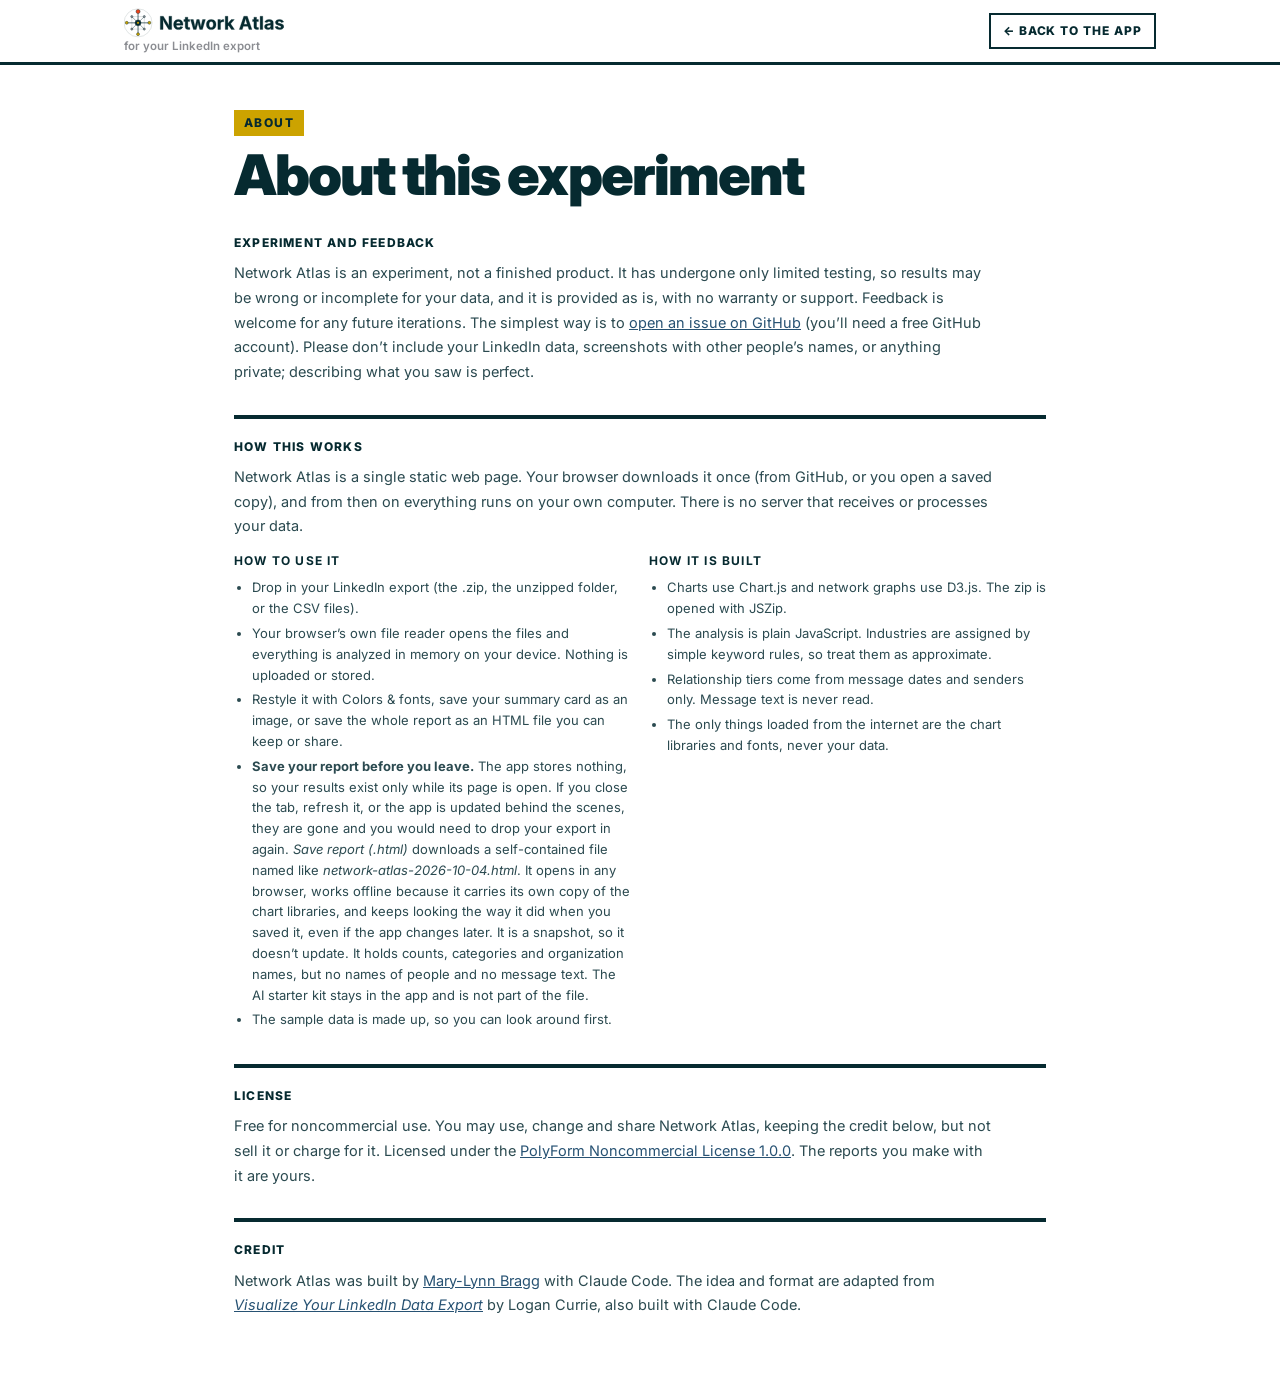
<file: about.html>
<!doctype html>
<!-- Network Atlas. Copyright 2026 Mary-Lynn Bragg (https://www.linkedin.com/in/marylynn). Licensed under the PolyForm Noncommercial License 1.0.0: https://polyformproject.org/licenses/noncommercial/1.0.0 . SPDX-License-Identifier: PolyForm-Noncommercial-1.0.0 -->
<html lang="en"><head><meta charset="utf-8"><meta name="viewport" content="width=device-width,initial-scale=1">
<title>About Network Atlas</title>
<link rel="icon" type="image/svg+xml" href="data:image/svg+xml,%3Csvg xmlns=%22http://www.w3.org/2000/svg%22 viewBox=%220 0 256 256%22 width=%22256%22 height=%22256%22 role=%22img%22 aria-label=%22Network Atlas%22%3E%3Crect width=%22256%22 height=%22256%22 rx=%2256%22 fill=%22%23062a30%22/%3E%3Ccircle cx=%22128%22 cy=%22128%22 r=%22104%22 fill=%22none%22 stroke=%22%23cca300%22 stroke-opacity=%22.35%22 stroke-width=%223%22/%3E%3Cline x1=%22128%22 y1=%22128%22 x2=%22128.0%22 y2=%2244.0%22 stroke=%22%23e1d9c1%22 stroke-width=%225%22/%3E%3Cline x1=%22128%22 y1=%22128%22 x2=%22174.3%22 y2=%2281.7%22 stroke=%22%23e1d9c1%22 stroke-width=%223%22/%3E%3Cline x1=%22128%22 y1=%22128%22 x2=%22212.0%22 y2=%22128.0%22 stroke=%22%23e1d9c1%22 stroke-width=%225%22/%3E%3Cline x1=%22128%22 y1=%22128%22 x2=%22174.3%22 y2=%22174.3%22 stroke=%22%23e1d9c1%22 stroke-width=%223%22/%3E%3Cline x1=%22128%22 y1=%22128%22 x2=%22128.0%22 y2=%22212.0%22 stroke=%22%23e1d9c1%22 stroke-width=%225%22/%3E%3Cline x1=%22128%22 y1=%22128%22 x2=%2281.7%22 y2=%22174.3%22 stroke=%22%23e1d9c1%22 stroke-width=%223%22/%3E%3Cline x1=%22128%22 y1=%22128%22 x2=%2244.0%22 y2=%22128.0%22 stroke=%22%23e1d9c1%22 stroke-width=%225%22/%3E%3Cline x1=%22128%22 y1=%22128%22 x2=%2281.7%22 y2=%2281.7%22 stroke=%22%23e1d9c1%22 stroke-width=%223%22/%3E%3Cline x1=%22174.3%22 y1=%2281.7%22 x2=%22174.3%22 y2=%22174.3%22 stroke=%22%23e1d9c1%22 stroke-width=%222%22 stroke-opacity=%22.5%22/%3E%3Cline x1=%22174.3%22 y1=%22174.3%22 x2=%2281.7%22 y2=%22174.3%22 stroke=%22%23e1d9c1%22 stroke-width=%222%22 stroke-opacity=%22.5%22/%3E%3Cline x1=%2281.7%22 y1=%22174.3%22 x2=%2281.7%22 y2=%2281.7%22 stroke=%22%23e1d9c1%22 stroke-width=%222%22 stroke-opacity=%22.5%22/%3E%3Cline x1=%2281.7%22 y1=%2281.7%22 x2=%22174.3%22 y2=%2281.7%22 stroke=%22%23e1d9c1%22 stroke-width=%222%22 stroke-opacity=%22.5%22/%3E%3Ccircle cx=%22128.0%22 cy=%2244.0%22 r=%2215%22 fill=%22%23ed4319%22 stroke=%22none%22 stroke-width=%220%22/%3E%3Ccircle cx=%22174.3%22 cy=%2281.7%22 r=%228%22 fill=%22%238b8d92%22 stroke=%22none%22 stroke-width=%220%22/%3E%3Ccircle cx=%22212.0%22 cy=%22128.0%22 r=%2211%22 fill=%22%23cca300%22 stroke=%22none%22 stroke-width=%220%22/%3E%3Ccircle cx=%22174.3%22 cy=%22174.3%22 r=%228%22 fill=%22%238b8d92%22 stroke=%22none%22 stroke-width=%220%22/%3E%3Ccircle cx=%22128.0%22 cy=%22212.0%22 r=%2211%22 fill=%22%23cca300%22 stroke=%22none%22 stroke-width=%220%22/%3E%3Ccircle cx=%2281.7%22 cy=%22174.3%22 r=%228%22 fill=%22%238b8d92%22 stroke=%22none%22 stroke-width=%220%22/%3E%3Ccircle cx=%2244.0%22 cy=%22128.0%22 r=%2211%22 fill=%22%23cca300%22 stroke=%22none%22 stroke-width=%220%22/%3E%3Ccircle cx=%2281.7%22 cy=%2281.7%22 r=%228%22 fill=%22%238b8d92%22 stroke=%22none%22 stroke-width=%220%22/%3E%3Ccircle cx=%22128%22 cy=%22128%22 r=%2222%22 fill=%22%23cca300%22 stroke=%22none%22 stroke-width=%220%22/%3E%3Ccircle cx=%22128%22 cy=%22128%22 r=%228%22 fill=%22%23062a30%22/%3E%3C/svg%3E">
<link rel="icon" type="image/png" sizes="32x32" href="favicon-32.png">
<link rel="apple-touch-icon" href="apple-touch-icon.png">
<link href="https://fonts.googleapis.com/css2?family=Inter:wght@400;600;800;900&display=swap" rel="stylesheet">
<style>
:root{--gold:#cca300;--green:#062a30;--grey:#8b8d92;--beige:#e1d9c1;--red:#ed4319;--blue:#275273;--purple:#46004E;--ink:#2b4a50;--on-ink:#fff;--on-gold:#062a30;--on-red:#fff;--on-blue:#fff;--on-purple:#fff;--on-grey:#fff;--on-soft:#062a30;--num:#cca300;--tint:#faf8f1;--font-head:'Inter',sans-serif;--font-body:'Inter',sans-serif}
*{box-sizing:border-box}html{scroll-behavior:smooth;scroll-padding-top:64px}
body{margin:0;background:#fff;color:var(--green);font-family:var(--font-body);font-size:15px;line-height:1.7}
a{color:var(--blue)}
nav{position:sticky;top:0;z-index:20;background:#fff;border-bottom:3px solid var(--green)}
nav .in{max-width:1080px;margin:0 auto;padding:10px 24px;display:flex;gap:6px;flex-wrap:wrap;align-items:center}
nav b{font-size:12px;font-weight:900;text-transform:uppercase;letter-spacing:.1em;margin-right:8px}
nav a{font-size:12px;font-weight:800;color:var(--green);text-decoration:none;padding:2px 8px;border:2px solid var(--green)}
nav a:hover{background:var(--gold);border-color:var(--gold)}
header{max-width:1080px;margin:0 auto;padding:64px 24px 24px}
.kick{display:inline-block;background:var(--gold);font-weight:800;font-size:12px;letter-spacing:.12em;text-transform:uppercase;padding:3px 10px;line-height:1.7}
h1{font-size:clamp(38px,7.5vw,78px);font-weight:900;line-height:.98;letter-spacing:-.035em;margin:14px 0 14px}
.by{font-size:13px;color:var(--grey);font-weight:600;margin:0 0 18px}
header p.intro{max-width:700px;font-size:16px;color:var(--ink);margin:0 0 14px}
.priv{max-width:700px;border-left:8px solid var(--gold);background:var(--tint);padding:10px 14px;font-size:13.5px;color:var(--ink)}
.sec{max-width:1080px;margin:0 auto;padding:56px 24px;border-top:4px solid var(--green)}
.sh{display:flex;gap:18px;align-items:flex-start;margin-bottom:22px}
.num{font-size:60px;font-weight:900;line-height:.9;color:var(--gold);letter-spacing:-.04em}
.sh h2{font-size:clamp(26px,4.4vw,38px);font-weight:900;line-height:1.05;letter-spacing:-.03em;margin:0 0 6px}
.sub{margin:0;color:var(--ink);font-size:15px;max-width:680px}
.cards3{display:grid;grid-template-columns:repeat(3,1fr);gap:12px;margin-bottom:20px}
@media(max-width:760px){.cards3{grid-template-columns:1fr}}
.hc{padding:16px 18px;border-bottom:8px solid rgba(0,0,0,.22)}
.hc b{display:block;font-size:44px;font-weight:900;line-height:1;letter-spacing:-.03em}
.hc span{display:block;margin-top:8px;font-size:13px;line-height:1.45;font-weight:600}
.hc.a{background:var(--green);color:var(--on-ink)}.hc.a b{color:var(--num)}.hc.b{background:var(--blue);color:var(--on-blue)}.hc.c{background:var(--red);color:var(--on-red)}
.hc.d{background:var(--gold);color:var(--on-gold)}
.card{border:3px solid var(--green);padding:18px;margin-bottom:18px;position:relative}
.card h3{font-size:12px;text-transform:uppercase;letter-spacing:.1em;font-weight:800;margin:0 0 12px}
details.more{border:3px solid var(--green);margin-bottom:18px}
details.more summary{cursor:pointer;list-style:none;padding:10px 18px;font-size:12px;font-weight:800;text-transform:uppercase;letter-spacing:.1em;background:var(--tint)}
details.more summary::-webkit-details-marker{display:none}
details.more summary::after{content:"+";float:right;font-size:18px;line-height:1}
details.more[open] summary::after{content:"\2212"}
details.more .mb{padding:18px;border-top:3px solid var(--green)}
.take{background:var(--beige);padding:14px 18px;font-size:14.5px;margin-bottom:12px}.take b{font-weight:900}
.src{font-size:12px;color:var(--grey);line-height:1.6;margin:0}
.two{display:grid;grid-template-columns:1fr 1fr;gap:18px}@media(max-width:860px){.two{grid-template-columns:1fr}}
.two>.card{margin-bottom:0}
.tip{position:absolute;pointer-events:none;background:var(--green);color:var(--on-ink);font-size:12px;padding:6px 9px;opacity:0;max-width:240px;z-index:5;line-height:1.4}
svg.net{width:100%;height:auto;display:block;background:var(--tint)}
.lg{display:flex;flex-wrap:wrap;gap:6px 16px;margin:10px 0 0;font-size:12px;font-weight:600}.lg i{display:inline-block;width:12px;height:12px;border-radius:50%;margin-right:6px;vertical-align:-2px;border:2px solid var(--green)}.lg i.sq{border-radius:0;border:0;width:12px;height:12px}
.chips{display:flex;flex-wrap:wrap;gap:5px}.chip{font-size:11px;font-weight:600;padding:2px 7px;border:1.5px solid var(--green);background:#fff;line-height:1.5}.chip.g{background:var(--green);color:#fff}.chip.s{border-style:dashed}
.note{font-size:12px;color:var(--grey);margin:12px 0 0;line-height:1.6}
table.t{width:100%;border-collapse:collapse;font-size:13.5px}table.t th{font-size:11px;text-transform:uppercase;letter-spacing:.08em;text-align:left;padding:8px 6px;border-bottom:3px solid var(--green)}table.t td{padding:9px 6px;border-bottom:2px solid var(--beige);vertical-align:top;line-height:1.5}table.t td.n,table.t th.n{text-align:right;font-weight:800}
.inf{display:grid;grid-template-columns:repeat(auto-fit,minmax(190px,1fr));gap:10px;margin-bottom:16px}.inf div{background:var(--beige);padding:12px;font-size:13px;line-height:1.5}.inf b{display:block;font-size:14px;margin-bottom:3px}
.bd{display:inline-block;color:#fff;font-size:10px;font-weight:800;letter-spacing:.06em;text-transform:uppercase;padding:1px 7px;margin-bottom:6px}.bd.right{background:var(--blue)}.bd.meh{background:var(--gold);color:var(--green)}.bd.na{background:var(--grey)}
.three{display:grid;grid-template-columns:repeat(auto-fit,minmax(250px,1fr));gap:12px;margin-bottom:16px}.col{padding:14px 16px;color:#fff}.col h4{margin:0 0 8px;font-size:12px;text-transform:uppercase;letter-spacing:.1em}.col ul{margin:0;padding-left:16px;font-size:13px;line-height:1.55}.col li{margin-bottom:6px}.c1{background:var(--blue)}.c2{background:var(--red)}.c3{background:var(--purple)}
.tbl{border:3px solid var(--green)}
.hd{background:var(--green);color:#fff;font-size:11px;font-weight:800;letter-spacing:.12em;text-transform:uppercase}
.row{border-top:2px solid var(--beige)}.row:nth-child(even){background:var(--tint)}
.ic{width:30px;height:30px;border-radius:50%;display:flex;align-items:center;justify-content:center;font-weight:900;font-size:13px;color:#fff}
.ic.hi{background:var(--red)}.ic.md{background:var(--gold);color:var(--green)}.ic.lo{background:#fff;border:2px solid var(--grey);color:var(--grey)}
.row h5{margin:0 0 1px;font-size:14px;font-weight:800;letter-spacing:-.01em;line-height:1.4}.row p{margin:0;font-size:12.5px;color:#4c6165;line-height:1.4}
.pill{display:inline-block;font-size:12px;font-weight:800;padding:3px 10px;border-radius:99px;white-space:nowrap}
.p-follow{background:#f7d9d0;color:#a52d0f}.p-intro{background:#cfe0ea;color:var(--blue)}.p-meet{background:#e6ecd0;color:#4d5a14}.p-lead{background:#e8d4ec;color:var(--purple)}.p-re{background:var(--beige);color:#5e5535}
.wt{text-align:right;font-weight:900;font-size:15px}
details.rest summary{cursor:pointer;list-style:none;padding:9px 14px;border-top:2px solid var(--beige);background:var(--tint);font-size:12px;font-weight:800;text-transform:uppercase;letter-spacing:.1em;color:var(--blue)}
details.rest summary::-webkit-details-marker{display:none}
details.rest summary::after{content:"+";float:right;font-size:16px;line-height:1}
details.rest[open] summary::after{content:"\2212"}.wt.hi{color:var(--red)}.wt.md{color:#9a7c00}.wt.lo{color:var(--grey)}
@media(max-width:760px){.hd{display:none}.row{grid-template-columns:44px 1fr;grid-template-areas:"i m" "i t" "i w"}.row .ic{grid-area:i}.row .m{grid-area:m}.row .tt{grid-area:t}.row .wt{grid-area:w;text-align:left}}
.tiers{display:grid;grid-template-columns:repeat(auto-fit,minmax(150px,1fr));gap:10px}
.tr{padding:14px 16px;color:#fff;border-bottom:8px solid rgba(0,0,0,.22)}.tr b{display:block;font-size:40px;font-weight:900;line-height:1;letter-spacing:-.02em}.tr span{display:block;margin-top:6px;font-size:11px;font-weight:800;text-transform:uppercase;letter-spacing:.08em}.tr small{display:block;margin-top:3px;font-size:12px;opacity:.9}
.ph{display:grid;grid-template-columns:repeat(auto-fit,minmax(210px,1fr));gap:10px;margin-bottom:16px}.p{padding:12px 14px;color:#fff}.p b{display:block;font-size:28px;font-weight:900;line-height:1}.p h4{margin:6px 0 3px;font-size:12px;text-transform:uppercase;letter-spacing:.08em}.p p{margin:0;font-size:12.5px;line-height:1.5}
.eras{display:grid;grid-template-columns:repeat(auto-fill,minmax(230px,1fr));gap:10px;margin-bottom:16px}.e{border-top:10px solid var(--c);background:var(--tint);padding:10px 12px}.e h4{margin:0 0 2px;font-size:13px;font-weight:900;line-height:1.3}.e .d{font-size:11.5px;color:#5a6a7d;margin-bottom:6px;line-height:1.4}.e b{font-size:26px;font-weight:900;color:var(--c)}.e small{font-size:12px;font-weight:600;color:#5a6a6d;margin-left:4px}.e p{margin:6px 0 0;font-size:12px;line-height:1.45}
.cl{display:grid;grid-template-columns:repeat(auto-fill,minmax(300px,1fr));gap:10px;margin-top:16px}.cc{border-left:10px solid var(--c);background:var(--tint);padding:10px 14px}.cc h4{margin:0 0 6px;font-size:13px;font-weight:900;display:flex;justify-content:space-between;gap:10px}.cc h4 span{color:var(--c);font-size:18px}
.cg{margin-bottom:12px}.cg h4{margin:0 0 5px;font-size:12px;font-weight:800;text-transform:uppercase;letter-spacing:.08em;color:var(--c)}
.mo{margin:20px 0 6px;font-size:13px;font-weight:900;text-transform:uppercase;letter-spacing:.1em;background:var(--green);color:#fff;padding:5px 12px;display:flex;justify-content:space-between}
.lr{display:grid;grid-template-columns:70px 1.2fr 80px 140px 80px;gap:10px;align-items:center;padding:8px 12px;border-bottom:2px solid var(--beige);font-size:13.5px}.lr:nth-child(even){background:var(--tint)}.lr small{display:block;color:#5a6a6d;font-size:12px}.lr.h{font-size:11px;font-weight:800;letter-spacing:.1em;text-transform:uppercase;color:var(--grey);border-bottom:3px solid var(--green)}
@media(max-width:700px){.lr{grid-template-columns:60px 1fr 60px}.lr>:nth-child(4),.lr>:nth-child(5){display:none}}
.defs{display:grid;grid-template-columns:repeat(auto-fit,minmax(190px,1fr));gap:8px;font-size:12.5px;line-height:1.45}.defs div{border-left:8px solid var(--c);padding:5px 10px;background:var(--tint)}.defs b{display:block}
.tag{display:inline-block;font-size:10px;font-weight:800;padding:1px 7px;border-radius:99px;margin-left:6px;color:#fff;background:var(--red)}
ol.o{margin:0;padding-left:20px;font-size:14px;line-height:1.7}
footer{max-width:1080px;margin:0 auto;padding:40px 24px 64px;border-top:4px solid var(--green)}
footer h3{font-size:12px;text-transform:uppercase;letter-spacing:.1em;font-weight:800;margin:0 0 8px}
footer p{font-size:13px;color:var(--ink);max-width:760px;margin:0 0 14px}
footer .credit{border-left:8px solid var(--gold);background:var(--tint);padding:10px 14px;font-size:13px}

h1,.sh h2,.num,.hc b,.tr b,.p b,.e b,.mo,.hero h2{font-family:var(--font-head)}
.ax{font-family:var(--font-body);font-size:12px;font-weight:600;fill:var(--green)}
.muted{color:var(--grey)}
.p-intro{background:color-mix(in srgb,var(--blue) 16%,#fff);color:var(--blue)}.p-lead{background:color-mix(in srgb,var(--gold) 28%,#fff);color:var(--green)}
.tr{color:#fff}
/* top bar */
.top{position:sticky;top:0;z-index:30;background:#fff;border-bottom:3px solid var(--green)}
.top .in{max-width:1080px;margin:0 auto;padding:8px 24px;display:flex;gap:8px;flex-wrap:wrap;align-items:center}
.top b.brand{font-size:12px;font-weight:900;text-transform:uppercase;letter-spacing:.1em;margin-right:6px}
.top a.nl{font-size:12px;font-weight:800;color:var(--green);text-decoration:none;padding:2px 8px;border:2px solid var(--green)}.top a.nl:hover{background:var(--gold);color:var(--on-gold);border-color:var(--gold)}
.btn{font:inherit;font-size:12px;font-weight:800;text-transform:uppercase;letter-spacing:.08em;padding:6px 12px;border:2px solid var(--green);background:#fff;color:var(--green);cursor:pointer}
.btn:hover{background:var(--green);color:var(--on-ink)}.btn.pri{background:var(--green);color:var(--on-ink)}.btn.pri:hover{background:var(--gold);border-color:var(--gold);color:var(--on-gold)}
.sp{flex:1}
/* hero */
.hero{max-width:1080px;margin:0 auto;padding:56px 24px 28px}
.hero h1{font-size:clamp(38px,7.5vw,76px);font-weight:900;line-height:.98;letter-spacing:-.035em;margin:14px 0}
.hero p.intro{max-width:700px;font-size:16px;color:var(--ink);margin:0 0 14px}
.priv{max-width:700px;border-left:8px solid var(--gold);background:var(--tint);padding:10px 14px;font-size:13.5px;color:var(--ink);margin:0 0 22px}
.drop{border:3px dashed var(--green);background:var(--tint);padding:28px 22px;text-align:center;transition:.15s;max-width:760px}
.drop.over{background:color-mix(in srgb,var(--gold) 25%,#fff);border-style:solid}
.drop h3{margin:0 0 6px;font-size:16px;font-weight:900;text-transform:none;letter-spacing:0}
.drop p{margin:0 0 14px;font-size:14px;color:var(--ink)}
.drop .row2{display:flex;gap:10px;justify-content:center;flex-wrap:wrap}
.steps{max-width:760px;margin:22px 0 0;font-size:14px;color:var(--ink)}.steps summary{cursor:pointer;font-weight:800}.steps ol{margin:8px 0 0;padding-left:20px;line-height:1.7}
#status{max-width:760px;margin:14px 0 0;font-size:13.5px}
.err{color:var(--red);font-weight:700}
.loaded{max-width:1080px;margin:0 auto;padding:18px 24px 0}
.loaded .box{border:3px solid var(--green);padding:12px 16px;font-size:13.5px;display:flex;gap:10px 22px;flex-wrap:wrap;align-items:center}
.loaded .box b{font-weight:900}.loaded .miss{color:var(--ink);font-size:12.5px;flex-basis:100%}
/* style drawer */
#drawer{position:fixed;right:0;top:0;bottom:0;width:340px;max-width:92vw;background:#fff;border-left:3px solid var(--green);z-index:60;padding:18px;overflow:auto;transform:translateX(105%);transition:transform .2s}
#drawer.open{transform:none;box-shadow:-10px 0 30px rgba(0,0,0,.15)}
#drawer h3{font-size:12px;text-transform:uppercase;letter-spacing:.1em;font-weight:800;margin:18px 0 8px}
#drawer h3:first-of-type{margin-top:0}
.pre{display:grid;grid-template-columns:1fr 1fr;gap:8px}
.pre button{border:2px solid var(--green);background:#fff;padding:6px;cursor:pointer;font:inherit;font-size:12px;font-weight:800;text-align:left}
.pre button.on{background:var(--tint);box-shadow:inset 0 0 0 2px var(--gold)}
.sw{display:flex;height:14px;margin-top:5px}.sw i{flex:1}
.cols{display:grid;gap:8px}.cols label{display:flex;align-items:center;gap:10px;font-size:12.5px;font-weight:600}.cols input{width:40px;height:30px;border:2px solid var(--green);padding:0;background:#fff;cursor:pointer}.cols small{display:block;font-weight:400;color:var(--grey);font-size:11.5px}
#drawer select{width:100%;padding:7px;border:2px solid var(--green);font:inherit;font-size:14px;background:#fff}
.fprev{margin:6px 0 0;font-size:20px;font-weight:900;line-height:1.2}
/* AI section */
.ai-grid{display:grid;grid-template-columns:repeat(auto-fit,minmax(320px,1fr));gap:12px}
.pcard{border:3px solid var(--green);padding:14px 16px;display:flex;flex-direction:column;gap:6px}
.pcard h4{margin:0;font-size:15px;font-weight:900}.pcard p{margin:0;font-size:13px;color:var(--ink);line-height:1.55}
.pcard pre{margin:4px 0;white-space:pre-wrap;word-break:break-word;font-family:ui-monospace,Menlo,monospace;font-size:11.5px;line-height:1.55;background:var(--tint);border-left:6px solid var(--gold);padding:8px 10px;max-height:150px;overflow:auto}
.pcard .btn{align-self:flex-start}
.how{display:grid;grid-template-columns:repeat(auto-fit,minmax(260px,1fr));gap:10px;margin:0 0 18px}.how div{background:var(--tint);padding:12px 14px;border-left:8px solid var(--blue);font-size:13.5px;line-height:1.55}.how b{display:block;margin-bottom:3px}
footer{max-width:1080px;margin:0 auto;padding:36px 24px 64px;border-top:4px solid var(--green)}
footer h3{font-size:12px;text-transform:uppercase;letter-spacing:.1em;font-weight:800;margin:0 0 8px}footer p{font-size:13px;color:var(--ink);max-width:760px;margin:0 0 14px}
@media print{.top,#drawer,.drop,.steps,.hero .btn,.pcard .btn{display:none!important}details.more>*{display:block!important}.sec{break-inside:avoid-page}}
@media(max-width:700px){.top .in{flex-wrap:nowrap;overflow-x:auto}.top .in>*{flex:none}.top .sp{display:none}.hero{padding-top:36px}}

.kit{display:grid;grid-template-columns:1.1fr 1fr;gap:14px;margin-bottom:18px}
@media(max-width:800px){.kit{grid-template-columns:1fr}}
.kit-main{border:3px solid var(--green);background:var(--tint);padding:16px 18px}.kit-main h3{margin:0 0 6px}.kit-main p{margin:0 0 12px;font-size:14px;color:var(--ink)}
.kit-steps{margin:0;padding:14px 18px 14px 36px;border-left:8px solid var(--gold);background:var(--tint);font-size:14px;line-height:1.7;color:var(--ink)}
h3.mini{font-size:12px;text-transform:uppercase;letter-spacing:.1em;font-weight:800;margin:6px 0 8px}
.plist{border:3px solid var(--green)}
.pl{padding:10px 14px;border-top:2px solid var(--beige)}.pl:first-child{border-top:0}
.pl-h{display:flex;gap:12px;align-items:center;justify-content:space-between}.pl-h b{display:block;font-size:14.5px}.pl-h span{font-size:13px;color:var(--ink)}
.pl details summary{cursor:pointer;font-size:12px;font-weight:800;color:var(--blue);margin-top:4px}
.pl pre{margin:6px 0 0;white-space:pre-wrap;word-break:break-word;font-family:ui-monospace,Menlo,monospace;font-size:11.5px;line-height:1.55;background:var(--tint);border-left:6px solid var(--gold);padding:8px 10px}
.btn.mini{padding:4px 10px;font-size:11px;white-space:nowrap}
.png{position:absolute;top:10px;right:10px;font:inherit;font-size:10.5px;font-weight:800;text-transform:uppercase;letter-spacing:.08em;padding:3px 8px;border:2px solid var(--green);background:#fff;color:var(--green);cursor:pointer;opacity:.75}
.png:hover{opacity:1;background:var(--green);color:var(--on-ink)}
body.report .drop,body.report .steps{display:none}
@media print{.png{display:none!important}}

.cardbox{border:3px solid var(--green);padding:16px;background:var(--tint)}
.cardctl{display:flex;gap:12px;flex-wrap:wrap;align-items:center;margin-bottom:14px}
.seg{display:flex;flex-wrap:wrap;gap:6px}.seg button{font:inherit;font-size:12px;font-weight:800;text-transform:uppercase;letter-spacing:.06em;padding:6px 12px;border:2px solid var(--green);background:#fff;color:var(--green);cursor:pointer}
.seg button.on{background:var(--green);color:var(--on-ink)}
.cardctl label{font-size:12px;font-weight:800;text-transform:uppercase;letter-spacing:.08em;display:flex;gap:8px;align-items:center}
.cardctl select{font:inherit;font-size:13px;padding:6px;border:2px solid var(--green);background:#fff;max-width:300px}
.cardprev{text-align:center}.cardprev canvas{max-width:100%;max-height:560px;width:auto;height:auto;border:1px solid rgba(0,0,0,.15);background:#fff}
@media print{#s-card{display:none!important}}

.top b.brand small{font-weight:600;text-transform:none;letter-spacing:0;color:var(--grey);margin-left:8px;font-size:12px}
@media(max-width:760px){.top b.brand small{display:none}}

.wk-box{border:3px solid var(--green);padding:16px 18px;background:var(--tint);margin-bottom:16px}.wk-box h3{margin:0 0 6px}.wk-box p{margin:0 0 12px;font-size:14px;color:var(--ink)}
.wk-bar{display:flex;height:22px;border:2px solid var(--green)}.wk-bar i{display:block}
.wk-legend{display:grid;grid-template-columns:repeat(auto-fit,minmax(170px,1fr));gap:10px;margin-top:10px}.wk-legend b{font-size:26px;font-weight:900;font-family:var(--font-head);display:block;line-height:1}.wk-legend span{font-size:12px;font-weight:800;text-transform:uppercase;letter-spacing:.08em}.wk-legend small{display:block;font-size:12px;color:var(--grey)}
.recs{display:grid;gap:12px;margin-bottom:14px}
.rec{display:flex;gap:16px;border:3px solid var(--green);padding:16px 18px}
.rec-n{font-size:46px;font-weight:900;line-height:.9;color:var(--gold);font-family:var(--font-head);min-width:34px}
.rec-b h3{margin:0 0 6px;font-size:18px;text-transform:none;letter-spacing:-.01em;font-weight:900;font-family:var(--font-head)}
.rec-why{margin:0 0 8px;font-size:14px;color:var(--ink)}.rec ol{margin:0 0 8px;padding-left:20px;font-size:14px;line-height:1.65}
.rec-weak{margin:10px 0 0;font-size:13.5px;color:var(--ink)}.wkb{display:inline-block;background:var(--gold);color:var(--on-gold);font-size:10px;font-weight:800;text-transform:uppercase;letter-spacing:.08em;padding:1px 7px;margin-right:6px}
.rec-ai{border-left:8px solid var(--blue);background:var(--tint);padding:10px 14px;font-size:14px;margin:0 0 12px}
.tag{display:inline-block;font-size:10px;font-weight:800;text-transform:uppercase;letter-spacing:.06em;background:var(--red);color:var(--on-red);padding:1px 7px;margin-left:6px;vertical-align:1px}
@media(max-width:600px){.rec{flex-direction:column;gap:6px}}
@media print{.rec-ai{display:none}}


.fit{display:grid;grid-template-columns:200px 1fr;gap:22px;align-items:center;margin-bottom:16px}
@media(max-width:700px){.fit{grid-template-columns:1fr}}
.fit-score{text-align:center}
.ring{--p:50;width:150px;height:150px;border-radius:50%;margin:0 auto 8px;display:flex;align-items:center;justify-content:center;background:conic-gradient(var(--blue) calc(var(--p)*1%),var(--beige) 0)}
.ring b{width:108px;height:108px;border-radius:50%;background:#fff;display:flex;align-items:center;justify-content:center;font-size:44px;font-weight:900;font-family:var(--font-head);letter-spacing:-.03em}
.fit-band{font-size:14px;font-weight:900;margin-bottom:2px}.fit-score small{font-size:12px;color:var(--grey)}
.meter-row{margin-bottom:12px}.meter-h{display:flex;justify-content:space-between;font-size:14px;margin-bottom:4px}.meter-h span{font-weight:900}
.meter{height:16px;border:2px solid var(--green);background:var(--beige)}.meter i{display:block;height:100%;background:var(--blue)}
.meter-row small{display:block;font-size:12.5px;color:var(--ink);margin-top:3px}
.fit-note{margin:0;font-size:14px;font-weight:600;color:var(--ink)}
.mirror{display:grid;grid-template-columns:1fr 1fr;gap:16px;border-top:3px solid var(--green);padding-top:14px}
@media(max-width:700px){.mirror{grid-template-columns:1fr}}
.mcol h4{margin:0 0 6px;font-size:13px;text-transform:uppercase;letter-spacing:.08em}
.ml{font-size:12px;color:var(--grey);margin:8px 0 4px;font-weight:600}
.chip.miss{background:var(--gold);border-color:var(--gold);color:var(--on-gold)}

/* ---- walkthrough revisions ---- */
/* top bar: brand | nav rows | actions */
.top .in{flex-wrap:nowrap;align-items:center;gap:22px;padding:8px 24px}
.brandbox{display:flex;flex-direction:column;line-height:1.2;flex:none}
.top b.brand{margin:0;font-size:13px}.top b.brand small,.brandbox small{display:block;margin:2px 0 0;font-size:11.5px;font-weight:600;text-transform:none;letter-spacing:0;color:var(--grey)}
.navbox{display:flex;flex-direction:column;gap:3px;min-width:0}
.navrow{display:flex;align-items:baseline;flex-wrap:wrap;font-size:12px;font-weight:800;line-height:1.5}
.navrow:empty{display:none}
.nlab{text-transform:uppercase;letter-spacing:.1em;font-size:11px;margin-right:10px;min-width:104px;color:var(--green)}
.top a.nl{border:0;padding:0 2px;font-size:13px;text-decoration:none;color:var(--blue)}
.top a.nl:hover{background:none;color:var(--green);text-decoration:underline}
.top a.nl:not(:last-child)::after{content:"/";color:var(--grey);font-weight:600;margin:0 7px 0 9px;display:inline-block;text-decoration:none}
.actions{display:flex;flex-direction:column;gap:5px;align-items:flex-end;flex:none}.arow{display:flex;gap:6px}
.top .sp{display:block;flex:1}
@media(max-width:900px){.top .in{flex-wrap:wrap;gap:6px 14px}.navbox{order:3;flex-basis:100%}.top .sp{display:none}.actions{margin-left:auto}.nlab{min-width:0}}
@media(max-width:700px){.top .in{overflow:visible}.top .in>*{flex:initial}.top .sp{display:none}}
/* hero alignment */
.hero p.intro,.priv,.drop,.steps,#status{max-width:760px}
.loaded{padding-bottom:30px}
/* parts and per-section accents */
.part{max-width:none;background:var(--green);color:var(--on-ink);margin:0;padding:34px 24px;border-top:0}
.part>div{max-width:1080px;margin:0 auto}
.part small{display:block;font-size:12px;font-weight:800;letter-spacing:.14em;text-transform:uppercase;opacity:.8}
.part h2{margin:4px 0 4px;font-family:var(--font-head);font-size:clamp(28px,5vw,46px);font-weight:900;letter-spacing:-.03em;line-height:1.05}
.part p{margin:0;max-width:680px;font-size:15px;opacity:.92}
.part.p2{background:var(--gold);color:var(--on-gold)}

.sec{border-top:4px solid var(--green)}
.part+.sec{border-top:0}
.sec .num{color:var(--gold);font-size:46px;letter-spacing:-.03em;white-space:nowrap}
.num.compass{display:inline-flex;align-items:center;line-height:1}
/* image-save buttons: one look everywhere */
.imgbtn,.png{font:inherit;font-size:10.5px;font-weight:800;text-transform:uppercase;letter-spacing:.08em;line-height:1.4;padding:3px 9px;border:2px solid var(--blue);background:var(--blue);color:var(--on-blue);cursor:pointer;opacity:1}
.imgbtn:hover,.png:hover{background:#fff;color:var(--blue)}
.png{position:absolute;top:10px;right:10px}
.card.has-img>h3{padding-right:104px}
/* private tag readable in the kit list */
.pl-h b .tag{color:var(--on-red);background:var(--red);font-size:10px;margin-left:8px}
.privnote{margin:0 0 14px}.privnote .tag{margin:0 2px}
.how2{display:grid;grid-template-columns:1fr 1fr;gap:18px;max-width:900px;margin:0 0 18px}
@media(max-width:760px){.how2{grid-template-columns:1fr}}
.how2 h4{margin:0 0 6px;font-size:12px;text-transform:uppercase;letter-spacing:.1em}.how2 ul{margin:0;padding-left:18px;font-size:13px;line-height:1.6;color:var(--ink)}.how2 li{margin-bottom:4px}
/* section 04: three levels */
.lvl{display:grid;grid-template-columns:repeat(3,1fr);gap:0;margin-bottom:16px;border:3px solid var(--green)}
.lvl>div{padding:12px 16px;border-left:3px solid var(--green)}.lvl>div:first-child{border-left:0}
.lvl h4{margin:0;font-size:12px;text-transform:uppercase;letter-spacing:.1em}.lvl b{display:block;font-size:34px;font-weight:900;line-height:1.1;font-family:var(--font-head)}.lvl span{font-size:12.5px;color:var(--ink);line-height:1.4;display:block}
@media(max-width:700px){.lvl{grid-template-columns:1fr}.lvl>div{border-left:0;border-top:3px solid var(--green)}.lvl>div:first-child{border-top:0}}
.net-hint{font-size:12px;color:var(--grey);margin:8px 0 0}
.glossy{font-size:12.5px}
#results:has(>.part.p2:last-child)+.sec{border-top:0}

.savebar{border-left:8px solid var(--gold);background:var(--tint);padding:10px 14px;font-size:13.5px;margin-bottom:12px;display:flex;gap:6px 14px;flex-wrap:wrap;align-items:center}.savebar b{font-weight:900}

.priv.exp{border-left-color:var(--blue);margin-top:-10px}

footer.slim{padding:26px 24px 40px}footer.slim p{font-size:12.5px;max-width:860px;margin:0 0 8px}
.aboutpage{max-width:860px;margin:0 auto;padding:44px 24px 70px}.aboutpage h1{font-size:clamp(34px,6vw,56px);margin:12px 0 22px}.aboutpage h2{font-size:12px;text-transform:uppercase;letter-spacing:.1em;font-weight:800;margin:30px 0 8px;padding-top:18px;border-top:4px solid var(--green)}.aboutpage h2:first-of-type{border-top:0;padding-top:0}.aboutpage p{font-size:14.5px;color:var(--ink);margin:0 0 12px;max-width:760px}

.brand.logo{display:block;line-height:0;text-decoration:none}.brand.logo .logo-svg{height:30px;width:auto;display:block}
.num.compass .icon-svg{width:62px;height:62px;display:block}
</style>
</head><body>
<div class="top"><div class="in"><div class="brandbox"><a class="brand logo" href="./" title="Network Atlas"><svg xmlns="http://www.w3.org/2000/svg" viewBox="38 30 780 146" class="logo-svg" focusable="false" role="img" aria-label="Network Atlas"><g transform="translate(22.34,18.25) scale(0.6562)"><circle cx="128" cy="128" r="104" fill="none"  stroke-opacity=".3" stroke-width="3" style="stroke:var(--green)"/><line x1="128" y1="128" x2="128.0" y2="44.0"  stroke-width="5" style="stroke:var(--green)"/><line x1="128" y1="128" x2="174.3" y2="81.7"  stroke-width="3" style="stroke:var(--green)"/><line x1="128" y1="128" x2="212.0" y2="128.0"  stroke-width="5" style="stroke:var(--green)"/><line x1="128" y1="128" x2="174.3" y2="174.3"  stroke-width="3" style="stroke:var(--green)"/><line x1="128" y1="128" x2="128.0" y2="212.0"  stroke-width="5" style="stroke:var(--green)"/><line x1="128" y1="128" x2="81.7" y2="174.3"  stroke-width="3" style="stroke:var(--green)"/><line x1="128" y1="128" x2="44.0" y2="128.0"  stroke-width="5" style="stroke:var(--green)"/><line x1="128" y1="128" x2="81.7" y2="81.7"  stroke-width="3" style="stroke:var(--green)"/><line x1="174.3" y1="81.7" x2="174.3" y2="174.3"  stroke-width="2" stroke-opacity=".5" style="stroke:var(--green)"/><line x1="174.3" y1="174.3" x2="81.7" y2="174.3"  stroke-width="2" stroke-opacity=".5" style="stroke:var(--green)"/><line x1="81.7" y1="174.3" x2="81.7" y2="81.7"  stroke-width="2" stroke-opacity=".5" style="stroke:var(--green)"/><line x1="81.7" y1="81.7" x2="174.3" y2="81.7"  stroke-width="2" stroke-opacity=".5" style="stroke:var(--green)"/><circle cx="128.0" cy="44.0" r="15"   stroke-width="3" style="fill:var(--red);stroke:var(--green)"/><circle cx="174.3" cy="81.7" r="8"   stroke-width="3" style="fill:var(--grey);stroke:var(--green)"/><circle cx="212.0" cy="128.0" r="11"   stroke-width="3" style="fill:var(--gold);stroke:var(--green)"/><circle cx="174.3" cy="174.3" r="8"   stroke-width="3" style="fill:var(--grey);stroke:var(--green)"/><circle cx="128.0" cy="212.0" r="11"   stroke-width="3" style="fill:var(--gold);stroke:var(--green)"/><circle cx="81.7" cy="174.3" r="8"   stroke-width="3" style="fill:var(--grey);stroke:var(--green)"/><circle cx="44.0" cy="128.0" r="11"   stroke-width="3" style="fill:var(--gold);stroke:var(--green)"/><circle cx="81.7" cy="81.7" r="8"   stroke-width="3" style="fill:var(--grey);stroke:var(--green)"/><circle cx="128" cy="128" r="22"   stroke-width="3" style="fill:var(--green);stroke:var(--green)"/><circle cx="128" cy="128" r="8" style="fill:var(--gold)" /></g><path transform="translate(208.88,134.26) scale(0.88)" d="M21.83 0L6.59 0L6.59-72.75L23.19-72.75L46.19-35.94Q48.34-32.37 50.63-28.10Q52.93-23.83 55.32-18.12L55.32-18.12Q54.93-23.49 54.66-28.88Q54.39-34.28 54.39-37.84L54.39-37.84L54.39-72.75L69.63-72.75L69.63 0L52.98 0L32.08-33.40Q30.08-36.67 28.37-39.75Q26.66-42.82 24.88-46.31Q23.10-49.80 20.85-54.35L20.85-54.35Q21.24-47.75 21.53-42.21Q21.83-36.67 21.83-33.45L21.83-33.45L21.83 0ZM107.13 1.07L107.13 1.07Q98.78 1.07 92.72-2.34Q86.67-5.76 83.42-12.06Q80.18-18.36 80.18-27.00L80.18-27.00Q80.18-35.45 83.42-41.80Q86.67-48.14 92.55-51.71Q98.44-55.27 106.40-55.27L106.40-55.27Q113.53-55.27 119.34-52.25Q125.15-49.22 128.59-43.07Q132.03-36.91 132.03-27.59L132.03-27.59L132.03-23.49L94.68-23.49Q94.92-16.80 98.39-13.38Q101.86-9.96 107.37-9.96L107.37-9.96Q111.23-9.96 113.99-11.60Q116.75-13.23 117.92-16.41L117.92-16.41L131.20-13.92Q129.20-7.13 122.92-3.03Q116.65 1.07 107.13 1.07ZM94.78-32.67L94.78-32.67L117.92-32.67Q117.38-37.99 114.50-41.11Q111.62-44.24 106.54-44.24L106.54-44.24Q101.27-44.24 98.24-40.99Q95.21-37.74 94.78-32.67ZM158.94-54.59L169.14-54.59L169.14-43.41L158.94-43.41L158.94-15.97Q158.94-10.89 163.92-10.89L163.92-10.89Q164.75-10.89 166.24-11.11Q167.72-11.33 168.55-11.52L168.55-11.52L170.65-0.54Q168.21 0.20 165.80 0.49Q163.38 0.78 161.18 0.78L161.18 0.78Q152.98 0.78 148.63-3.20Q144.29-7.18 144.29-14.70L144.29-14.70L144.29-43.41L136.77-43.41L136.77-54.59L144.29-54.59L144.29-67.58L158.94-67.58L158.94-54.59ZM204.93 0L190.04 0L173.93-54.59L189.31-54.59L194.04-34.42Q195.02-29.88 196.19-24.66Q197.36-19.43 198.49-13.33L198.49-13.33Q199.61-19.29 200.85-24.54Q202.10-29.79 203.22-34.42L203.22-34.42L208.20-54.59L221.68-54.59L226.56-34.42Q227.59-29.79 228.83-24.56Q230.08-19.34 231.25-13.28L231.25-13.28Q232.28-19.34 233.40-24.56Q234.52-29.79 235.60-34.42L235.60-34.42L240.33-54.59L255.91-54.59L239.70 0L224.80 0L218.75-21.04Q217.72-24.56 216.77-28.96Q215.82-33.35 214.84-37.65L214.84-37.65Q213.92-33.35 212.94-28.93Q211.96-24.51 210.99-21.04L210.99-21.04L204.93 0ZM288.09 1.07L288.09 1.07Q279.88 1.07 273.88-2.47Q267.87-6.01 264.62-12.33Q261.38-18.65 261.38-27.05L261.38-27.05Q261.38-35.50 264.62-41.85Q267.87-48.19 273.88-51.73Q279.88-55.27 288.09-55.27L288.09-55.27Q296.29-55.27 302.29-51.73Q308.30-48.19 311.55-41.85Q314.79-35.50 314.79-27.05L314.79-27.05Q314.79-18.65 311.55-12.33Q308.30-6.01 302.29-2.47Q296.29 1.07 288.09 1.07ZM288.09-10.45L288.09-10.45Q293.95-10.45 296.92-15.19Q299.90-19.92 299.90-27.10L299.90-27.10Q299.90-34.33 296.92-39.04Q293.95-43.75 288.09-43.75L288.09-43.75Q282.23-43.75 279.27-39.04Q276.32-34.33 276.32-27.10L276.32-27.10Q276.32-19.92 279.27-15.19Q282.23-10.45 288.09-10.45ZM339.65 0L325 0L325-54.59L339.16-54.59L339.16-45.07L339.75-45.07Q341.26-50.10 344.80-52.71Q348.34-55.32 352.93-55.32L352.93-55.32Q355.42-55.32 357.67-54.83L357.67-54.83L357.67-41.75Q356.69-42.04 354.81-42.26Q352.93-42.48 351.32-42.48L351.32-42.48Q346.24-42.48 342.94-39.31Q339.65-36.13 339.65-31.05L339.65-31.05L339.65 0ZM380.37 0L365.72 0L365.72-72.75L380.37-72.75L380.37-33.59L381.20-33.59L399.07-54.59L416.02-54.59L395.61-30.91L417.04 0L399.80 0L384.57-22.27L380.37-17.53L380.37 0ZM460.01 0L443.55 0L468.41-72.75L487.94-72.75L513.43 0L496.88 0L491.26-16.89L465.43-16.89L460.01 0ZM471.24-35.11L469.14-28.56L487.40-28.56L485.21-35.11Q483.45-40.67 481.69-47.17Q479.93-53.66 478.03-61.08L478.03-61.08Q476.22-53.56 474.56-47.07Q472.90-40.58 471.24-35.11L471.24-35.11ZM538.96-54.59L549.17-54.59L549.17-43.41L538.96-43.41L538.96-15.97Q538.96-10.89 543.95-10.89L543.95-10.89Q544.78-10.89 546.26-11.11Q547.75-11.33 548.58-11.52L548.58-11.52L550.68-0.54Q548.24 0.20 545.83 0.49Q543.41 0.78 541.21 0.78L541.21 0.78Q533.01 0.78 528.66-3.20Q524.32-7.18 524.32-14.70L524.32-14.70L524.32-43.41L516.80-43.41L516.80-54.59L524.32-54.59L524.32-67.58L538.96-67.58L538.96-54.59ZM558.69-72.75L573.34-72.75L573.34 0L558.69 0L558.69-72.75ZM601.03 1.07L601.03 1.07Q593.21 1.07 588.04-3.05Q582.86-7.18 582.86-15.28L582.86-15.28Q582.86-21.39 585.79-24.85Q588.72-28.32 593.41-29.93Q598.10-31.54 603.47-32.03L603.47-32.03Q610.50-32.71 613.60-33.47Q616.70-34.23 616.70-36.91L616.70-36.91L616.70-37.16Q616.70-40.63 614.48-42.53Q612.26-44.43 608.15-44.43L608.15-44.43Q603.91-44.43 601.32-42.60Q598.73-40.77 597.85-38.13L597.85-38.13L584.42-40.38Q586.52-47.46 592.80-51.37Q599.07-55.27 608.20-55.27L608.20-55.27Q614.06-55.27 619.36-53.42Q624.66-51.56 628.00-47.49Q631.35-43.41 631.35-36.77L631.35-36.77L631.35 0L617.48 0L617.48-7.57L616.99-7.57Q614.99-3.76 611.04-1.34Q607.08 1.07 601.03 1.07ZM605.18-9.23L605.18-9.23Q610.30-9.23 613.55-12.21Q616.80-15.19 616.80-19.53L616.80-19.53L616.80-25.44Q615.92-24.80 613.94-24.34Q611.96-23.88 609.77-23.51Q607.57-23.14 605.96-22.95L605.96-22.95Q601.90-22.36 599.41-20.65Q596.92-18.95 596.92-15.67L596.92-15.67Q596.92-12.50 599.24-10.86Q601.56-9.23 605.18-9.23ZM665.53 1.07L665.53 1.07Q655.66 1.07 649.24-3.13Q642.82-7.32 641.41-14.94L641.41-14.94L655.03-17.29Q657.13-9.67 665.97-9.67L665.97-9.67Q670.17-9.67 672.58-11.25Q675-12.84 675-15.28L675-15.28Q675-19.43 667.97-20.90L667.97-20.90L658.54-22.85Q642.82-26.07 642.82-38.33L642.82-38.33Q642.82-46.19 649.12-50.73Q655.42-55.27 665.77-55.27L665.77-55.27Q675.49-55.27 681.25-51.32Q687.01-47.36 688.53-40.72L688.53-40.72L675.54-38.43Q674.66-41.21 672.31-42.99Q669.97-44.78 665.97-44.78L665.97-44.78Q662.35-44.78 659.91-43.24Q657.47-41.70 657.47-39.26L657.47-39.26Q657.47-37.21 659.06-35.77Q660.64-34.33 664.50-33.54L664.50-33.54L674.32-31.59Q689.94-28.42 689.94-16.85L689.94-16.85Q689.94-11.47 686.82-7.45Q683.69-3.42 678.17-1.17Q672.66 1.07 665.53 1.07Z"   stroke-width="1.6" stroke-linejoin="round" style="fill:var(--green);stroke:var(--green)"/></svg></a><small>for your LinkedIn export</small></div><span class="sp"></span><a class="btn" href="./" style="text-decoration:none">&larr; Back to the app</a></div></div>
<main class="aboutpage">
 <span class="kick">About</span>
 <h1>About this experiment</h1>
 <h2 id="feedback">Experiment and feedback</h2>
 <p>Network Atlas is an experiment, not a finished product. It has undergone only limited testing, so results may be wrong or incomplete for your data, and it is provided as is, with no warranty or support. Feedback is welcome for any future iterations. The simplest way is to <a href="https://github.com/marylynn-mlb/network-atlas/issues/new" target="_blank" rel="noopener">open an issue on GitHub</a> (you&rsquo;ll need a free GitHub account). Please don&rsquo;t include your LinkedIn data, screenshots with other people&rsquo;s names, or anything private; describing what you saw is perfect.</p>
 <h2>How this works</h2>
 <p>Network Atlas is a single static web page. Your browser downloads it once (from GitHub, or you open a saved copy), and from then on everything runs on your own computer. There is no server that receives or processes your data.</p>
 <div class="how2">
  <div><h4>How to use it</h4><ul>
   <li>Drop in your LinkedIn export (the .zip, the unzipped folder, or the CSV files).</li>
   <li>Your browser&rsquo;s own file reader opens the files and everything is analyzed in memory on your device. Nothing is uploaded or stored.</li>
   <li>Restyle it with Colors &amp; fonts, save your summary card as an image, or save the whole report as an HTML file you can keep or share.</li>
   <li><b>Save your report before you leave.</b> The app stores nothing, so your results exist only while its page is open. If you close the tab, refresh it, or the app is updated behind the scenes, they are gone and you would need to drop your export in again. <i>Save report (.html)</i> downloads a self-contained file named like <i>network-atlas-2026-10-04.html</i>. It opens in any browser, works offline because it carries its own copy of the chart libraries, and keeps looking the way it did when you saved it, even if the app changes later. It is a snapshot, so it doesn&rsquo;t update. It holds counts, categories and organization names, but no names of people and no message text. The AI starter kit stays in the app and is not part of the file.</li>
   <li>The sample data is made up, so you can look around first.</li></ul></div>
  <div><h4>How it is built</h4><ul>
   <li>Charts use Chart.js and network graphs use D3.js. The zip is opened with JSZip.</li>
   <li>The analysis is plain JavaScript. Industries are assigned by simple keyword rules, so treat them as approximate.</li>
   <li>Relationship tiers come from message dates and senders only. Message text is never read.</li>
   <li>The only things loaded from the internet are the chart libraries and fonts, never your data.</li></ul></div>
 </div>
 <h2>License</h2>
 <p>Free for noncommercial use. You may use, change and share Network Atlas, keeping the credit below, but not sell it or charge for it. Licensed under the <a href="https://polyformproject.org/licenses/noncommercial/1.0.0" target="_blank" rel="noopener">PolyForm Noncommercial License 1.0.0</a>. The reports you make with it are yours.</p>
 <h2>Credit</h2>
 <p>Network Atlas was built by <a href="https://www.linkedin.com/in/marylynn" target="_blank" rel="noopener">Mary-Lynn Bragg</a> with Claude Code. The idea and format are adapted from <a href="https://loganhc-09.github.io/LinkedIn-Data-Export-Visualization/" target="_blank" rel="noopener"><i>Visualize Your LinkedIn Data Export</i></a> by Logan Currie, also built with Claude Code.</p>
</main>
</body></html>
</file>
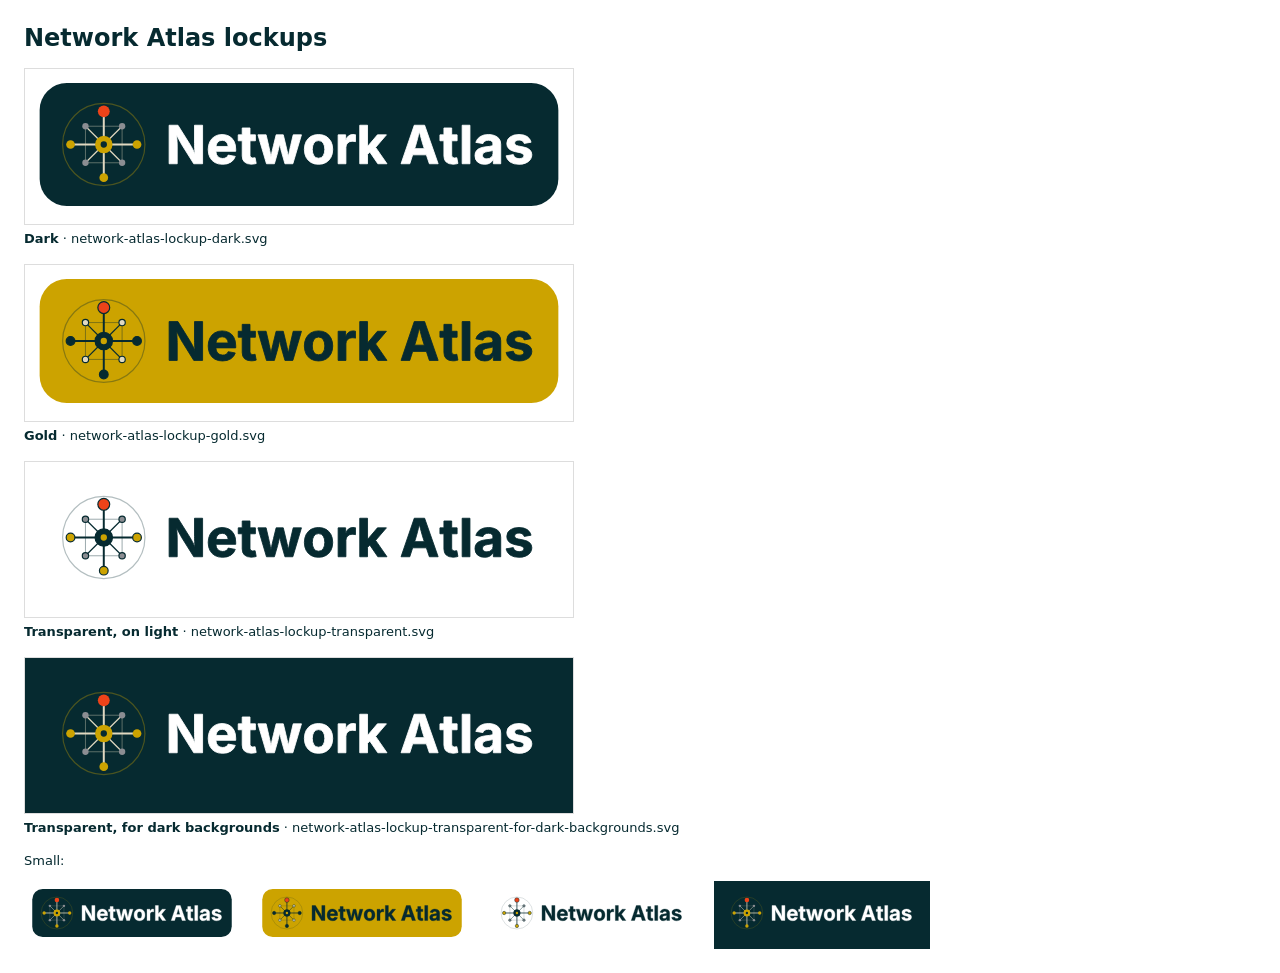
<file: logo/preview-lockups.html>
<!doctype html><meta charset="utf-8"><title>Network Atlas lockups</title><body style="background:#fff;margin:0;padding:24px;font-family:Inter,system-ui,sans-serif;color:#062a30"><h2 style="margin:0 0 16px">Network Atlas lockups</h2><div style="margin-bottom:18px"><div style="background:#fff;border:1px solid #ddd;padding:14px;display:inline-block"><img src="network-atlas-lockup-dark.svg" width="520"></div><div style="font-size:13px;margin-top:6px"><b>Dark</b> &middot; network-atlas-lockup-dark.svg</div></div><div style="margin-bottom:18px"><div style="background:#fff;border:1px solid #ddd;padding:14px;display:inline-block"><img src="network-atlas-lockup-gold.svg" width="520"></div><div style="font-size:13px;margin-top:6px"><b>Gold</b> &middot; network-atlas-lockup-gold.svg</div></div><div style="margin-bottom:18px"><div style="background:#fff;border:1px solid #ddd;padding:14px;display:inline-block"><img src="network-atlas-lockup-transparent.svg" width="520"></div><div style="font-size:13px;margin-top:6px"><b>Transparent, on light</b> &middot; network-atlas-lockup-transparent.svg</div></div><div style="margin-bottom:18px"><div style="background:#062a30;border:1px solid #ddd;padding:14px;display:inline-block"><img src="network-atlas-lockup-transparent-for-dark-backgrounds.svg" width="520"></div><div style="font-size:13px;margin-top:6px"><b>Transparent, for dark backgrounds</b> &middot; network-atlas-lockup-transparent-for-dark-backgrounds.svg</div></div><p style="font-size:13px">Small:</p><div style="display:flex;gap:14px;align-items:center;flex-wrap:wrap"><div style="background:#fff;padding:8px"><img src="network-atlas-lockup-dark.svg" width="200"></div><div style="background:#fff;padding:8px"><img src="network-atlas-lockup-gold.svg" width="200"></div><div style="background:#fff;padding:8px"><img src="network-atlas-lockup-transparent.svg" width="200"></div><div style="background:#062a30;padding:8px"><img src="network-atlas-lockup-transparent-for-dark-backgrounds.svg" width="200"></div></div>
</file>
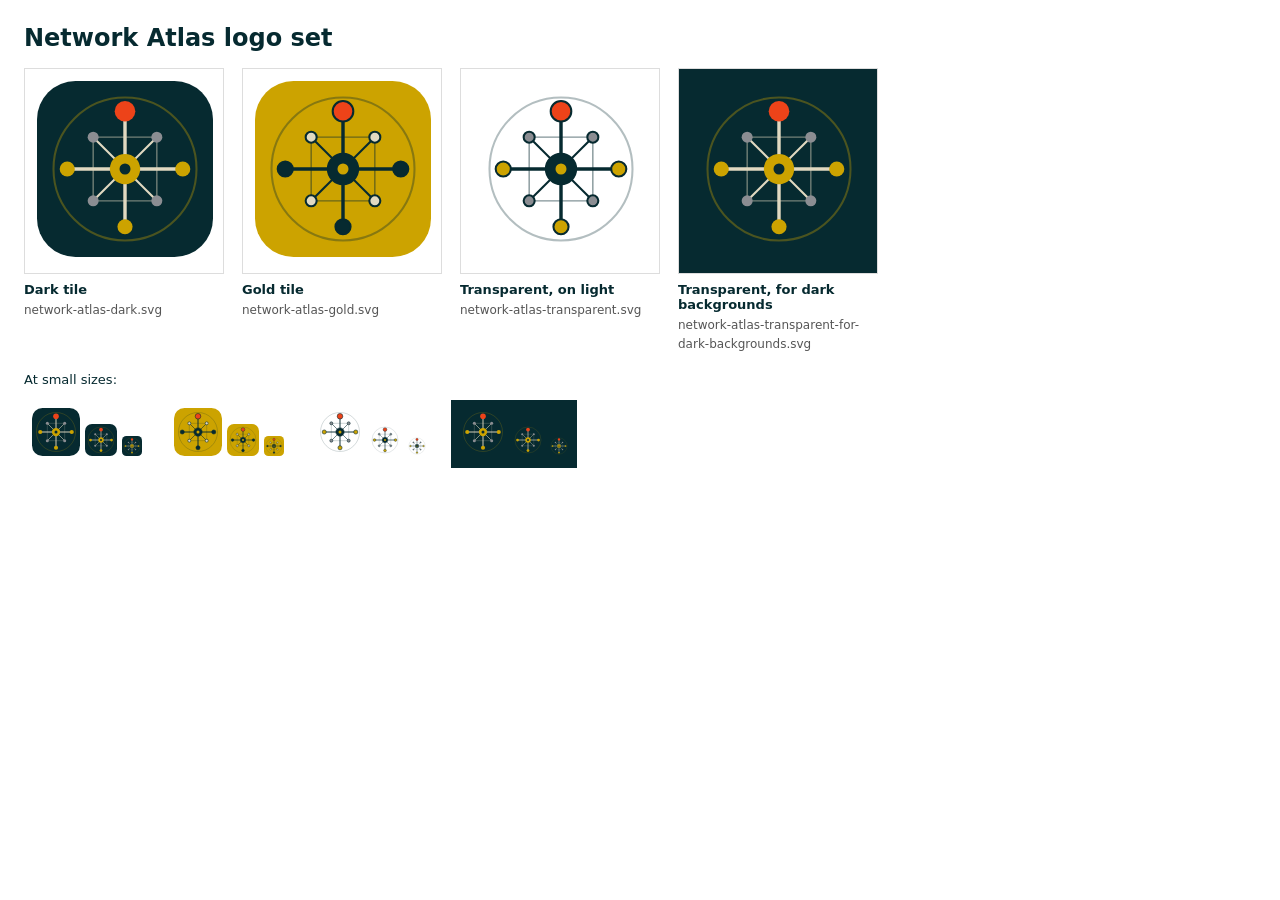
<file: logo/preview.html>
<!doctype html><meta charset="utf-8"><title>Network Atlas logos</title><body style="background:#fff;margin:0;padding:24px;font-family:Inter,system-ui,sans-serif;color:#062a30"><h2 style="margin:0 0 16px">Network Atlas logo set</h2><div style="display:flex;gap:18px;flex-wrap:wrap"><div style="width:200px"><div style="background:#fff;border:1px solid #ddd;padding:12px"><img src="network-atlas-dark.svg" width="176" height="176"></div><b style="display:block;margin:8px 0 2px;font-size:13px">Dark tile</b><span style="font-size:12px;color:#555">network-atlas-dark.svg</span></div><div style="width:200px"><div style="background:#fff;border:1px solid #ddd;padding:12px"><img src="network-atlas-gold.svg" width="176" height="176"></div><b style="display:block;margin:8px 0 2px;font-size:13px">Gold tile</b><span style="font-size:12px;color:#555">network-atlas-gold.svg</span></div><div style="width:200px"><div style="background:#fff;border:1px solid #ddd;padding:12px"><img src="network-atlas-transparent.svg" width="176" height="176"></div><b style="display:block;margin:8px 0 2px;font-size:13px">Transparent, on light</b><span style="font-size:12px;color:#555">network-atlas-transparent.svg</span></div><div style="width:200px"><div style="background:#062a30;border:1px solid #ddd;padding:12px"><img src="network-atlas-transparent-for-dark-backgrounds.svg" width="176" height="176"></div><b style="display:block;margin:8px 0 2px;font-size:13px">Transparent, for dark backgrounds</b><span style="font-size:12px;color:#555">network-atlas-transparent-for-dark-backgrounds.svg</span></div></div><p style="font-size:13px;margin-top:20px">At small sizes:</p><div style="display:flex;gap:16px;align-items:center"><div style="background:#fff;padding:8px"><img src="network-atlas-dark.svg" width="48" height="48"> <img src="network-atlas-dark.svg" width="32" height="32"> <img src="network-atlas-dark.svg" width="20" height="20"></div><div style="background:#fff;padding:8px"><img src="network-atlas-gold.svg" width="48" height="48"> <img src="network-atlas-gold.svg" width="32" height="32"> <img src="network-atlas-gold.svg" width="20" height="20"></div><div style="background:#fff;padding:8px"><img src="network-atlas-transparent.svg" width="48" height="48"> <img src="network-atlas-transparent.svg" width="32" height="32"> <img src="network-atlas-transparent.svg" width="20" height="20"></div><div style="background:#062a30;padding:8px"><img src="network-atlas-transparent-for-dark-backgrounds.svg" width="48" height="48"> <img src="network-atlas-transparent-for-dark-backgrounds.svg" width="32" height="32"> <img src="network-atlas-transparent-for-dark-backgrounds.svg" width="20" height="20"></div></div>
</file>
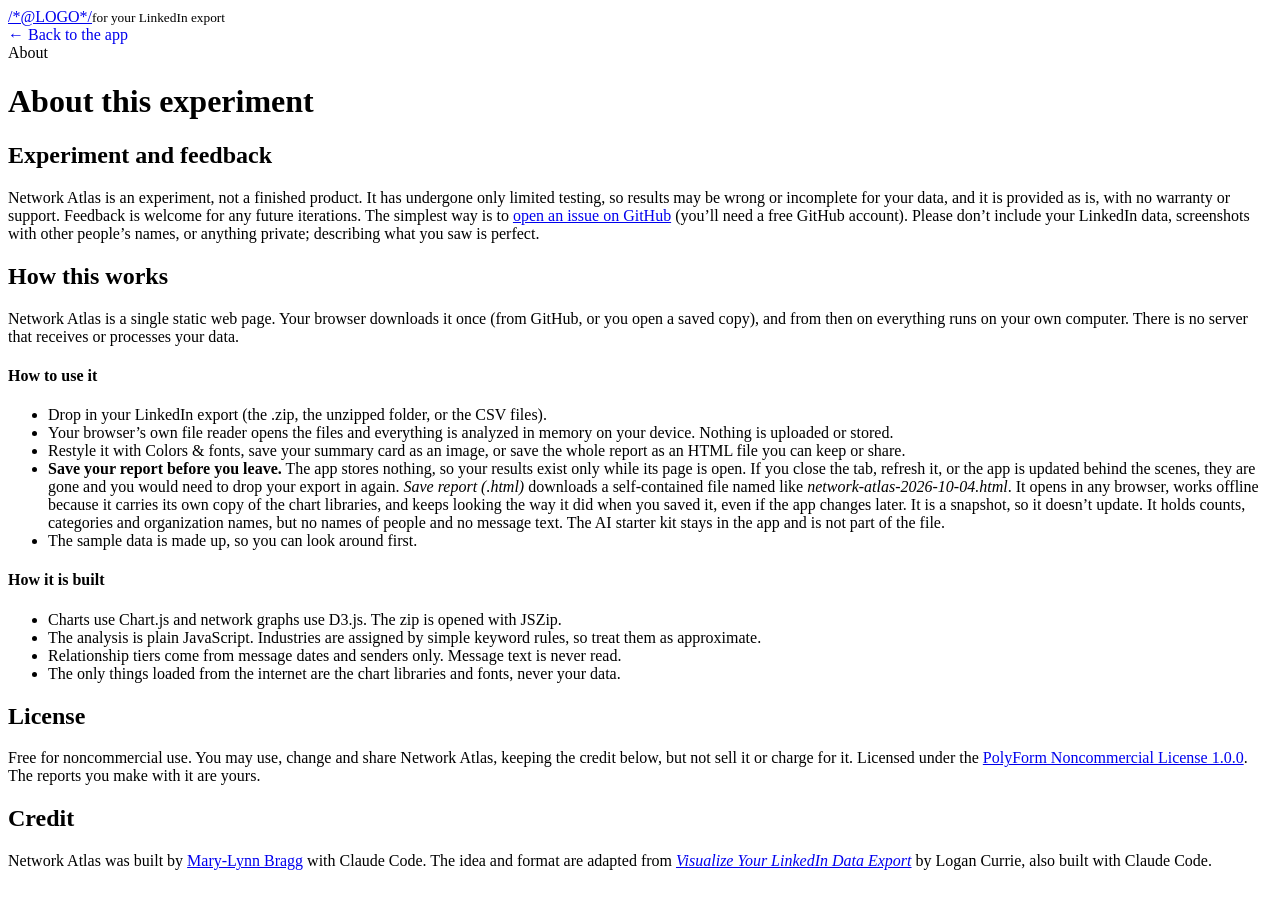
<file: src/about.html>
<!doctype html>
<!-- Network Atlas. Copyright 2026 Mary-Lynn Bragg (https://www.linkedin.com/in/marylynn). Licensed under the PolyForm Noncommercial License 1.0.0: https://polyformproject.org/licenses/noncommercial/1.0.0 . SPDX-License-Identifier: PolyForm-Noncommercial-1.0.0 -->
<html lang="en"><head><meta charset="utf-8"><meta name="viewport" content="width=device-width,initial-scale=1">
<title>About Network Atlas</title>
<!--@FAVICON-->
<link href="https://fonts.googleapis.com/css2?family=Inter:wght@400;600;800;900&display=swap" rel="stylesheet">
<style>/*@CSS*/</style>
</head><body>
<div class="top"><div class="in"><div class="brandbox"><a class="brand logo" href="./" title="Network Atlas">/*@LOGO*/</a><small>for your LinkedIn export</small></div><span class="sp"></span><a class="btn" href="./" style="text-decoration:none">&larr; Back to the app</a></div></div>
<main class="aboutpage">
 <span class="kick">About</span>
 <h1>About this experiment</h1>
 <h2 id="feedback">Experiment and feedback</h2>
 <p>Network Atlas is an experiment, not a finished product. It has undergone only limited testing, so results may be wrong or incomplete for your data, and it is provided as is, with no warranty or support. Feedback is welcome for any future iterations. The simplest way is to <a href="https://github.com/marylynn-mlb/network-atlas/issues/new" target="_blank" rel="noopener">open an issue on GitHub</a> (you&rsquo;ll need a free GitHub account). Please don&rsquo;t include your LinkedIn data, screenshots with other people&rsquo;s names, or anything private; describing what you saw is perfect.</p>
 <h2>How this works</h2>
 <p>Network Atlas is a single static web page. Your browser downloads it once (from GitHub, or you open a saved copy), and from then on everything runs on your own computer. There is no server that receives or processes your data.</p>
 <div class="how2">
  <div><h4>How to use it</h4><ul>
   <li>Drop in your LinkedIn export (the .zip, the unzipped folder, or the CSV files).</li>
   <li>Your browser&rsquo;s own file reader opens the files and everything is analyzed in memory on your device. Nothing is uploaded or stored.</li>
   <li>Restyle it with Colors &amp; fonts, save your summary card as an image, or save the whole report as an HTML file you can keep or share.</li>
   <li><b>Save your report before you leave.</b> The app stores nothing, so your results exist only while its page is open. If you close the tab, refresh it, or the app is updated behind the scenes, they are gone and you would need to drop your export in again. <i>Save report (.html)</i> downloads a self-contained file named like <i>network-atlas-2026-10-04.html</i>. It opens in any browser, works offline because it carries its own copy of the chart libraries, and keeps looking the way it did when you saved it, even if the app changes later. It is a snapshot, so it doesn&rsquo;t update. It holds counts, categories and organization names, but no names of people and no message text. The AI starter kit stays in the app and is not part of the file.</li>
   <li>The sample data is made up, so you can look around first.</li></ul></div>
  <div><h4>How it is built</h4><ul>
   <li>Charts use Chart.js and network graphs use D3.js. The zip is opened with JSZip.</li>
   <li>The analysis is plain JavaScript. Industries are assigned by simple keyword rules, so treat them as approximate.</li>
   <li>Relationship tiers come from message dates and senders only. Message text is never read.</li>
   <li>The only things loaded from the internet are the chart libraries and fonts, never your data.</li></ul></div>
 </div>
 <h2>License</h2>
 <p>Free for noncommercial use. You may use, change and share Network Atlas, keeping the credit below, but not sell it or charge for it. Licensed under the <a href="https://polyformproject.org/licenses/noncommercial/1.0.0" target="_blank" rel="noopener">PolyForm Noncommercial License 1.0.0</a>. The reports you make with it are yours.</p>
 <h2>Credit</h2>
 <p>Network Atlas was built by <a href="https://www.linkedin.com/in/marylynn" target="_blank" rel="noopener">Mary-Lynn Bragg</a> with Claude Code. The idea and format are adapted from <a href="https://loganhc-09.github.io/LinkedIn-Data-Export-Visualization/" target="_blank" rel="noopener"><i>Visualize Your LinkedIn Data Export</i></a> by Logan Currie, also built with Claude Code.</p>
</main>
</body></html>
</file>
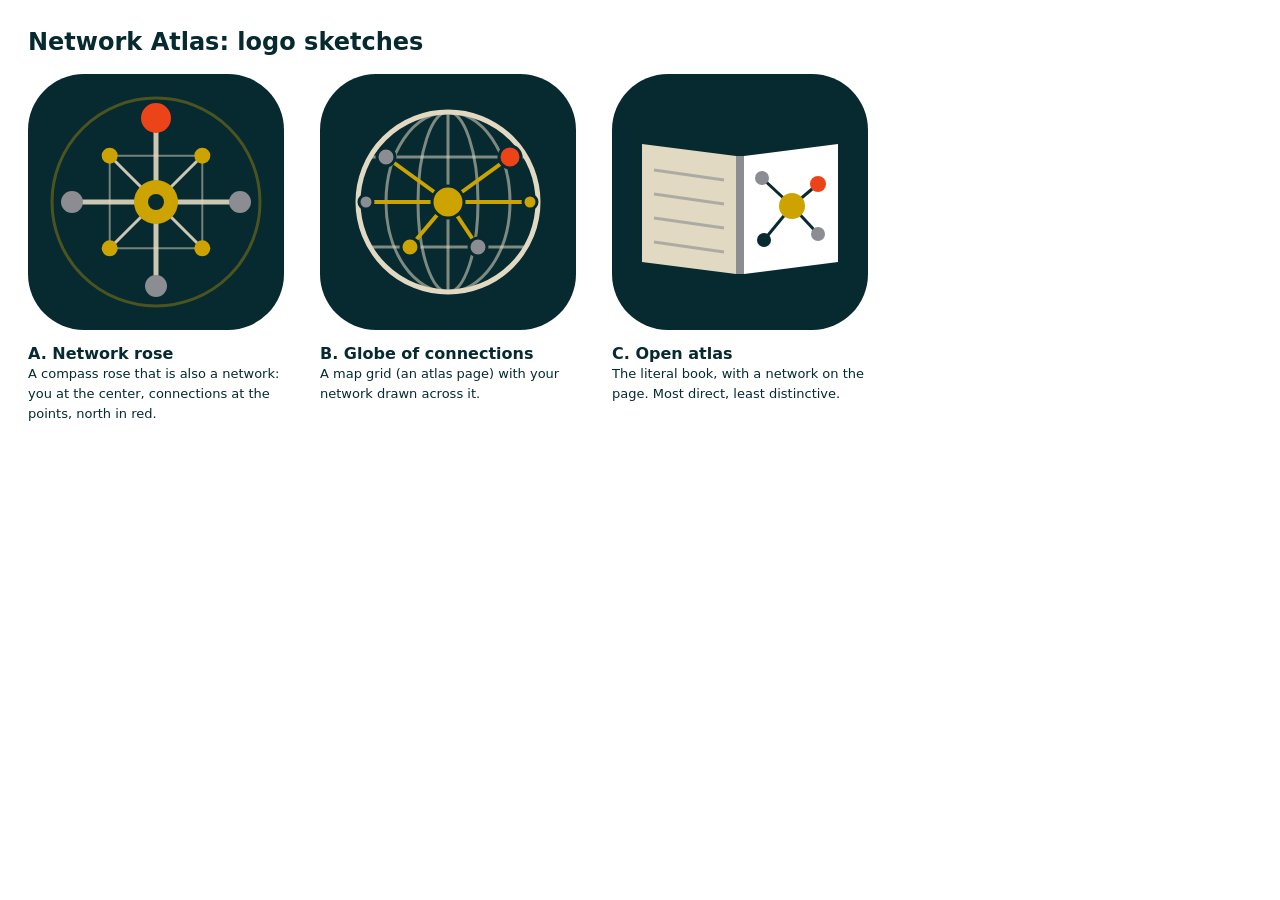
<file: logo/archive/options.html>
<!doctype html><meta charset="utf-8"><title>Logo options</title><body style="margin:0;padding:28px;font-family:Inter,system-ui,sans-serif;background:#fff;color:#062a30"><h2 style="margin:0 0 18px">Network Atlas: logo sketches</h2><div style="display:flex;gap:36px;flex-wrap:wrap"><div style="width:256px"><div><svg xmlns="http://www.w3.org/2000/svg" viewBox="0 0 256 256" width="256" height="256"><rect width="256" height="256" rx="56" fill="#062a30"/><circle cx="128" cy="128" r="104" fill="none" stroke="#cca300" stroke-opacity=".35" stroke-width="3"/><line x1="128" y1="128" x2="128.0" y2="44.0" stroke="#e1d9c1" stroke-width="5" stroke-opacity=".9"/><line x1="128" y1="128" x2="174.3" y2="81.7" stroke="#e1d9c1" stroke-width="3" stroke-opacity=".9"/><line x1="128" y1="128" x2="212.0" y2="128.0" stroke="#e1d9c1" stroke-width="5" stroke-opacity=".9"/><line x1="128" y1="128" x2="174.3" y2="174.3" stroke="#e1d9c1" stroke-width="3" stroke-opacity=".9"/><line x1="128" y1="128" x2="128.0" y2="212.0" stroke="#e1d9c1" stroke-width="5" stroke-opacity=".9"/><line x1="128" y1="128" x2="81.7" y2="174.3" stroke="#e1d9c1" stroke-width="3" stroke-opacity=".9"/><line x1="128" y1="128" x2="44.0" y2="128.0" stroke="#e1d9c1" stroke-width="5" stroke-opacity=".9"/><line x1="128" y1="128" x2="81.7" y2="81.7" stroke="#e1d9c1" stroke-width="3" stroke-opacity=".9"/><line x1="174.3" y1="81.7" x2="174.3" y2="174.3" stroke="#e1d9c1" stroke-width="2" stroke-opacity=".5"/><line x1="174.3" y1="174.3" x2="81.7" y2="174.3" stroke="#e1d9c1" stroke-width="2" stroke-opacity=".5"/><line x1="81.7" y1="174.3" x2="81.7" y2="81.7" stroke="#e1d9c1" stroke-width="2" stroke-opacity=".5"/><line x1="81.7" y1="81.7" x2="174.3" y2="81.7" stroke="#e1d9c1" stroke-width="2" stroke-opacity=".5"/><circle cx="128.0" cy="44.0" r="15" fill="#ed4319"/><circle cx="174.3" cy="81.7" r="8" fill="#cca300"/><circle cx="212.0" cy="128.0" r="11" fill="#8b8d92"/><circle cx="174.3" cy="174.3" r="8" fill="#cca300"/><circle cx="128.0" cy="212.0" r="11" fill="#8b8d92"/><circle cx="81.7" cy="174.3" r="8" fill="#cca300"/><circle cx="44.0" cy="128.0" r="11" fill="#8b8d92"/><circle cx="81.7" cy="81.7" r="8" fill="#cca300"/><circle cx="128" cy="128" r="22" fill="#cca300"/><circle cx="128" cy="128" r="8" fill="#062a30"/></svg></div><b style="display:block;margin-top:10px">A. Network rose</b><span style="font-size:13px;line-height:1.4">A compass rose that is also a network: you at the center, connections at the points, north in red.</span></div><div style="width:256px"><div><svg xmlns="http://www.w3.org/2000/svg" viewBox="0 0 256 256" width="256" height="256"><rect width="256" height="256" rx="56" fill="#062a30"/><circle cx="128" cy="128" r="90" fill="none" stroke="#e1d9c1" stroke-width="5"/><ellipse cx="128" cy="128" rx="30" ry="90" fill="none" stroke="#e1d9c1" stroke-opacity=".55" stroke-width="3"/><ellipse cx="128" cy="128" rx="62" ry="90" fill="none" stroke="#e1d9c1" stroke-opacity=".55" stroke-width="3"/><line x1="128" y1="38" x2="128" y2="218" stroke="#e1d9c1" stroke-opacity=".55" stroke-width="3"/><line x1="50.1" y1="83" x2="205.9" y2="83" stroke="#e1d9c1" stroke-opacity=".55" stroke-width="3"/><line x1="38.0" y1="128" x2="218.0" y2="128" stroke="#e1d9c1" stroke-opacity=".55" stroke-width="3"/><line x1="50.1" y1="173" x2="205.9" y2="173" stroke="#e1d9c1" stroke-opacity=".55" stroke-width="3"/><line x1="128" y1="128" x2="190" y2="83" stroke="#cca300" stroke-width="4"/><line x1="128" y1="128" x2="66" y2="83" stroke="#cca300" stroke-width="4"/><line x1="128" y1="128" x2="158" y2="173" stroke="#cca300" stroke-width="4"/><line x1="128" y1="128" x2="90" y2="173" stroke="#cca300" stroke-width="4"/><line x1="128" y1="128" x2="210" y2="128" stroke="#cca300" stroke-width="4"/><line x1="128" y1="128" x2="46" y2="128" stroke="#cca300" stroke-width="4"/><circle cx="128" cy="128" r="16" fill="#cca300" stroke="#062a30" stroke-width="3"/><circle cx="190" cy="83" r="11" fill="#ed4319" stroke="#062a30" stroke-width="3"/><circle cx="66" cy="83" r="9" fill="#8b8d92" stroke="#062a30" stroke-width="3"/><circle cx="158" cy="173" r="9" fill="#8b8d92" stroke="#062a30" stroke-width="3"/><circle cx="90" cy="173" r="9" fill="#cca300" stroke="#062a30" stroke-width="3"/><circle cx="210" cy="128" r="7" fill="#cca300" stroke="#062a30" stroke-width="3"/><circle cx="46" cy="128" r="7" fill="#8b8d92" stroke="#062a30" stroke-width="3"/></svg></div><b style="display:block;margin-top:10px">B. Globe of connections</b><span style="font-size:13px;line-height:1.4">A map grid (an atlas page) with your network drawn across it.</span></div><div style="width:256px"><div><svg xmlns="http://www.w3.org/2000/svg" viewBox="0 0 256 256" width="256" height="256"><rect width="256" height="256" rx="56" fill="#062a30"/><path d="M30 70 L124 82 L124 200 L30 188 Z" fill="#e1d9c1"/><path d="M226 70 L132 82 L132 200 L226 188 Z" fill="#fff"/><path d="M124 82 L132 82 L132 200 L124 200 Z" fill="#8b8d92"/><line x1="42" y1="96.0" x2="112" y2="106" stroke="#8b8d92" stroke-opacity=".6" stroke-width="3"/><line x1="42" y1="120.0" x2="112" y2="130" stroke="#8b8d92" stroke-opacity=".6" stroke-width="3"/><line x1="42" y1="144.0" x2="112" y2="154" stroke="#8b8d92" stroke-opacity=".6" stroke-width="3"/><line x1="42" y1="168.0" x2="112" y2="178" stroke="#8b8d92" stroke-opacity=".6" stroke-width="3"/><line x1="180" y1="132" x2="150" y2="104" stroke="#062a30" stroke-width="3"/><line x1="180" y1="132" x2="206" y2="110" stroke="#062a30" stroke-width="3"/><line x1="180" y1="132" x2="152" y2="166" stroke="#062a30" stroke-width="3"/><line x1="180" y1="132" x2="206" y2="160" stroke="#062a30" stroke-width="3"/><circle cx="180" cy="132" r="13" fill="#cca300"/><circle cx="150" cy="104" r="7" fill="#8b8d92"/><circle cx="206" cy="110" r="8" fill="#ed4319"/><circle cx="152" cy="166" r="7" fill="#062a30"/><circle cx="206" cy="160" r="7" fill="#8b8d92"/></svg></div><b style="display:block;margin-top:10px">C. Open atlas</b><span style="font-size:13px;line-height:1.4">The literal book, with a network on the page. Most direct, least distinctive.</span></div></div>
</file>
